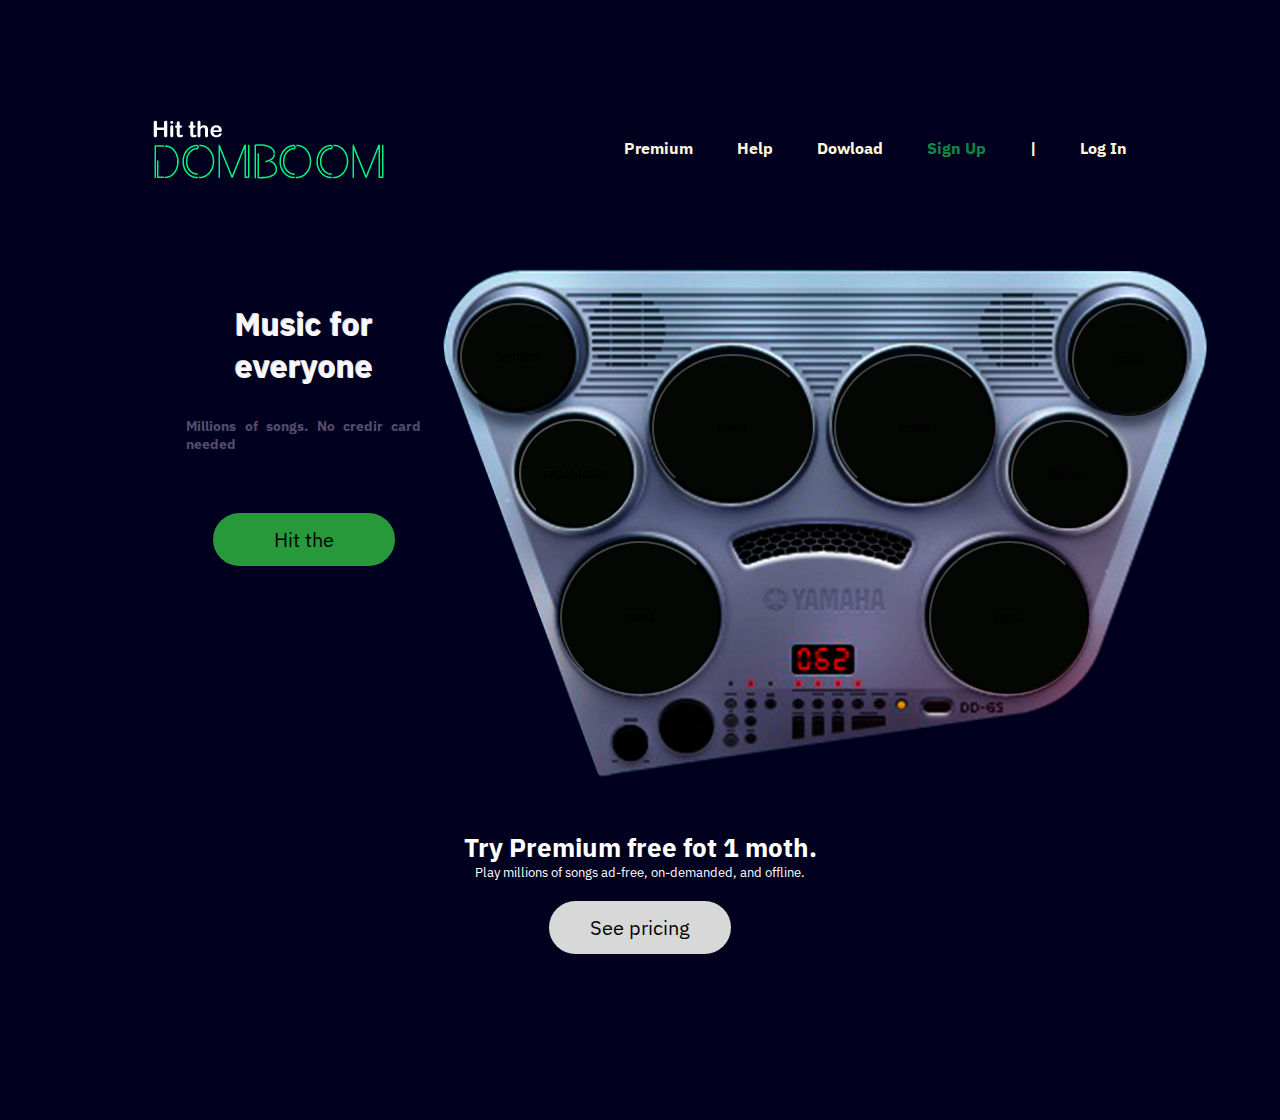
<file: index.html>
<!DOCTYPE html>
<html lang="en">
<head>
    <meta charset="UTF-8">
    <meta http-equiv="X-UA-Compatible" content="IE=edge">
    <meta name="viewport"content="width=device-width,initial-scale=1,maximum-scale=1" >
    <title>DOMBOOM</title>
    <link rel="stylesheet" href="styleWeb.css">

    
</head>
<body>
    <div class="container">
        <div class="header-icon_transparent"><img src="img/menu.png" alt=""></div>
        <header>
                
            <div class="header">   

                <div class="header_logo">
                    <img src="./img/logo.png" alt="imagen del logo">
                </div>
            
                <nav class="header_nav">
                    <ul>
                    <a href="#">Premium</a>
                    <a href="#">Help</a>
                    <a href="#">Dowload</a>
                    <a class="header-green" href="#">Sign Up</a>
                    <a href="#">|</a>
                    <a href="#">Log In</a>
                    </ul>
                </nav>
            </div>
        </header>

    
            <div class="caixa">
                <div class=column>
                    <div class="caixa1">
                         <h1><b>Music for <br> everyone</b> </h1>
                    </div> 
                                
                    <div class="caixa2">
                          <h2> Millions of songs. No credir card needed</h2>
                    </div>
                                                
                    <div >                
                        <button class="btn_verde">Hit the</button>
                    </div>

                    <div class="circle_hit">                
                        <button class="circle_hit_transparent">Hit</button>
                    </div>
                </div>
            
                <div class="image">
                      <img src="img/drumkit.png" >
                <div class="button">
                   <button data-boton="bombo"  class=" button_bombo" value=>bombo</button>               
                   <button data-boton="crash"  class="button_crash" value=>crash</button>
                   <button data-boton="hit-hat"  class="button_hit-hat" value=>hit-hat</button>
                   <button data-boton="redoblante"  class="button_redoblante" value=>redoblante</button>
                   <button data-boton="Uno"  class="button_tom1"value=>tom1</button>
                   <button data-boton="Dos"  class="button_tom2"value=>tom2</button>
                   <button data-boton="Tres"  class="button_tom3"value=>tom3</button>
                   <button data-boton="Cuatro"  class="button_tom4"value=>tom4</button>
                   
                   
                   <audio id="bombo"  src="./audio/bombo.wav"></audio>
                   <audio id="crash"  src="./audio/crash.wav"></audio>
                   <audio id="hit-hat"  src="./audio/hit-hat.wav"></audio>
                   <audio id="redoblante" src="./audio/redoblante.wav"></audio>
                   <audio id="Uno"  src="./audio/tom1.wav"></audio>
                   <audio id="Dos"  src="./audio/tom2.wav"></audio>
                   <audio id="Tres"  src="./audio/tom3.wav"></audio>
                   <audio id="Cuatro"  src="./audio/tom4.wav"></audio>
                </div>
                </div>
        </div>        
     

        <footer>
                <div class="footer">
                    <h1>Try Premium free fot 1 moth.</h1> 
                    <p>Play millions of songs ad-free, on-demanded, and offline.</p> 
                    <button class="btn_blanco">See pricing</button>
                </div>
        </footer>
    </div>
    <script src="funtionbuttom.js"></script>
</body>
</html>
</file>
<file: styleWeb.css>
@import url('https://fonts.googleapis.com/css2?family=IBM+Plex+Sans:wght@100&display=swap');

*{
margin: 0 auto;
padding: 0;
box-sizing: border-box;
font-family: 'IBM Plex Sans', sans-serif;
}

.container{
    background-color: #01001F;
    width: 100%;
    display: flex;
    flex-direction: column;
    align-items: center;
    margin: 0 auto;
}
/*header*/


.header-icon_transparent {
    background-color: rgb(40, 153, 59);
    border-radius: 33px;
    display: flex;
    width: 100%;
    justify-content: flex-end;
    margin: 18px 63px auto 90%;
    max-width: 94px;
    opacity: 0;
}

.header-icon_transparent img{
    padding: 2px;
    margin:3px;
    padding: 2px;
    margin: 7px;
    max-width: 35px;
   
}



.header{  
    display: flex;
    flex-wrap: wrap;
    margin: 60px;
}





.header_nav{
    margin-top: 18px;
    align-content:flex-end;
    display:flex;
    margin-left: 200px;
    
}
.header_nav a{
    
    text-decoration: none;
    margin-left: 40px;
    color: cornsilk;
    align-items: center;
    font-weight: bolder;
}

.header-green{
    color: rgb(11, 139, 69) !important;
}

/*body*/
.caixa{
    display: flex;

}

.column{
   margin-left: 10%;
   margin-top: 40px;
    text-align: center;
}

.caixa1{

    color:#F9F8FB; 
    text-shadow: -1px -1px 0px rgb(207 207 207);
}


    

 .caixa2{

    font-size:xx-small;
    text-align: justify;
    color:#524d6d;
    Font-family:"Times New Roman", Times, serif;
 }



.image{
    display: flex;
  flex-wrap: wrap;
    display: flex;
    position: relative;
 
  
   
}

.image img{
    flex-wrap: wrap;
    height: 90%;
    width: 100%;

   
}


.circle_hit_transparent{
    border-radius: 100%;
    background-color: #0e0d0f;
    height: 154px;
    width: 154px;
    font-size: 26px;
    font-weight: bolder gray;
    color: gray;
    opacity: 0;
}


.button_bombo{
    height: 19%;
    width: 15%;
    border-radius: 100%;
    background-color: rgb(4, 8, 3);
    opacity: 80%;
    position: absolute;
    top: 10.5%;
    left: 2.3%; 
}
.button_crash{
    height: 20%;
    width: 15%;
    width: 15%;
    border-radius: 100%;
    background-color: rgb(4, 8, 3);
    opacity: 80%;
    position: absolute;
    top: 10.5%;
    left: 82.3%;
}
.button_hit-hat{
    height: 19%;
    width: 15%;
    border-radius: 100%;
    background-color: rgb(4, 8, 3);
    opacity: 80%;
    position: absolute;
    top: 31.3%;
    left: 74.3%;
}
.button_redoblante{
    height: 19%;
    width: 15%;
    border-radius: 100%;
    background-color: rgb(4, 8, 3);
    position: absolute;
    top: 31%;
    left: 9.9%;
} 

.button_tom1{
    
    height: 27%;
    width: 21%;
    border-radius: 100%;
    background-color: rgb(4, 8, 3);
    opacity: 80%;
    position: absolute;
    top: 52.5%;
    left: 15.3%;
}
.button_tom2{
    height: 27%;
    width: 21%;
    border-radius: 100%;
    background-color: rgb(4, 8, 3);
    opacity: 80%;
    position: absolute;
    top: 52.5%;
    left: 63.6%;
    
}
.button_tom3{
    height: 26%;
    width: 21%;
    border-radius: 100%;
    background-color: rgb(4, 8, 3);
    opacity: 80%;
    position: absolute;
    top: 19.5%;
    left: 27.4%;
}
 .button_tom4{
    height: 26%;
    width: 21%;
    border-radius: 100%;
    background-color: rgb(4, 8, 3);
    opacity: 80%;
    position: absolute;
    top: 19.5%;
    left: 51.2%;
 }   


 .footer{
  
    margin-bottom: 47%
 }
 


/*footer*/
   
.footer{
    color: white; 
    text-align: center;font-size: medium;
    font-size: 13px;
} 

.btn_verde{
  
    font-size: 20px;
    background-color: rgb(40, 153, 59);
    color: rgb(2, 2, 2);
    border-radius:33px;; 
    width: 182px;
    height:53px;
    margin-top:20px ;
    border: 0px;


}
.btn_blanco{
    
    font-size: 20px;
    background-color: rgb(216, 216, 216);
    font-size: 20px;
    color: rgb(2, 2, 2);
    border-radius:10px; 
    width: 182px;
    height:53px;
    margin-top:20px ;
    border: 0px;
    border-radius:33px;; 
    width: 182px;
    height:53px;
    margin-top:20px ;
    border: 0px;  

}




   [class*="button_"]:active {
    background-image: radial-gradient(rgb(233, 238, 187),rgb(4, 88, 4), black );
     transition: -2s;
     box-shadow: 8px 8px 25px rgb(234, 238, 199);
     opacity: 100%;
  
   } 




/* elementos transparentes que aparecen*/

@media (max-width: 600px) {
    .circle_hit{
        width: 80%;
    }
    .circle_hit_transparent{
       margin-top: 132px;;
        opacity: 100%;
        width: 127%;
        height: 184px;
        margin-top: 115px;
        box-shadow: -2px 4px 24px black;
        border: none;
   
    }
    
    @media (max-width: 860px) {
        .header_nav{
            display: none;
            
        }
        .header-icon_transparent {
      
            opacity: 100%;
        }
        
        .header{  
            
            margin: 0px;
        }
       
        
        .image{
            width: 82%;
            margin-top: 28px;
        }
        
        .column{
            margin-left: 21%;
            margin-top: 0px;
        }
        .caixa{
            display: flex;
            flex-direction: column-reverse;
        }
        .caixa1{
            font-size: 22px;
        }

        .caixa2{
            display: none;
        }
        .btn_verde{
        width: 138px;
        height: 41px;
        margin-top: 20px;
        border: 0px;
        margin-left: -99px;
        }
        .footer{
            padding: 36px;
            margin-top: 69px;
            margin-bottom: 17%
        }
        .button_bombo{
            height: 18%;
            width: 15%;
            top: 13.5%;
            left: 2.3%; 
        }
        .button_crash{
            height: 18%;
            width: 15%;
            top: 13.5%;
            left: 82.3%;
        }
        .button_hit-hat{
            height: 21%;
            width: 16%;
            top: 31.3%;
            left: 74.3%;
        }
        .button_redoblante{
            height: 23%;
            width: 16%;
            top: 30%;
            left: 9.3%;
        } 
        
        .button_tom1{ 
            height: 26%;
            width: 21%;
            top: 51.5%;
            left: 15.3%;
        }
        .button_tom2{
            height: 26%;
            width: 21%;
            top: 51.5%;
            left: 63.6%;
            
        }
        .button_tom3{
            height: 26%;
            width: 21%;
            top: 21.5%;
            left: 27.4%;
        }
        .button_tom4{
            height: 26%;
            width: 21%;
        }
        
        .button_bombo{
                height: 18%;
                width: 15%;
                top: 13.5%;
                left: 2.3%; 
            }
        
    }
</file>
